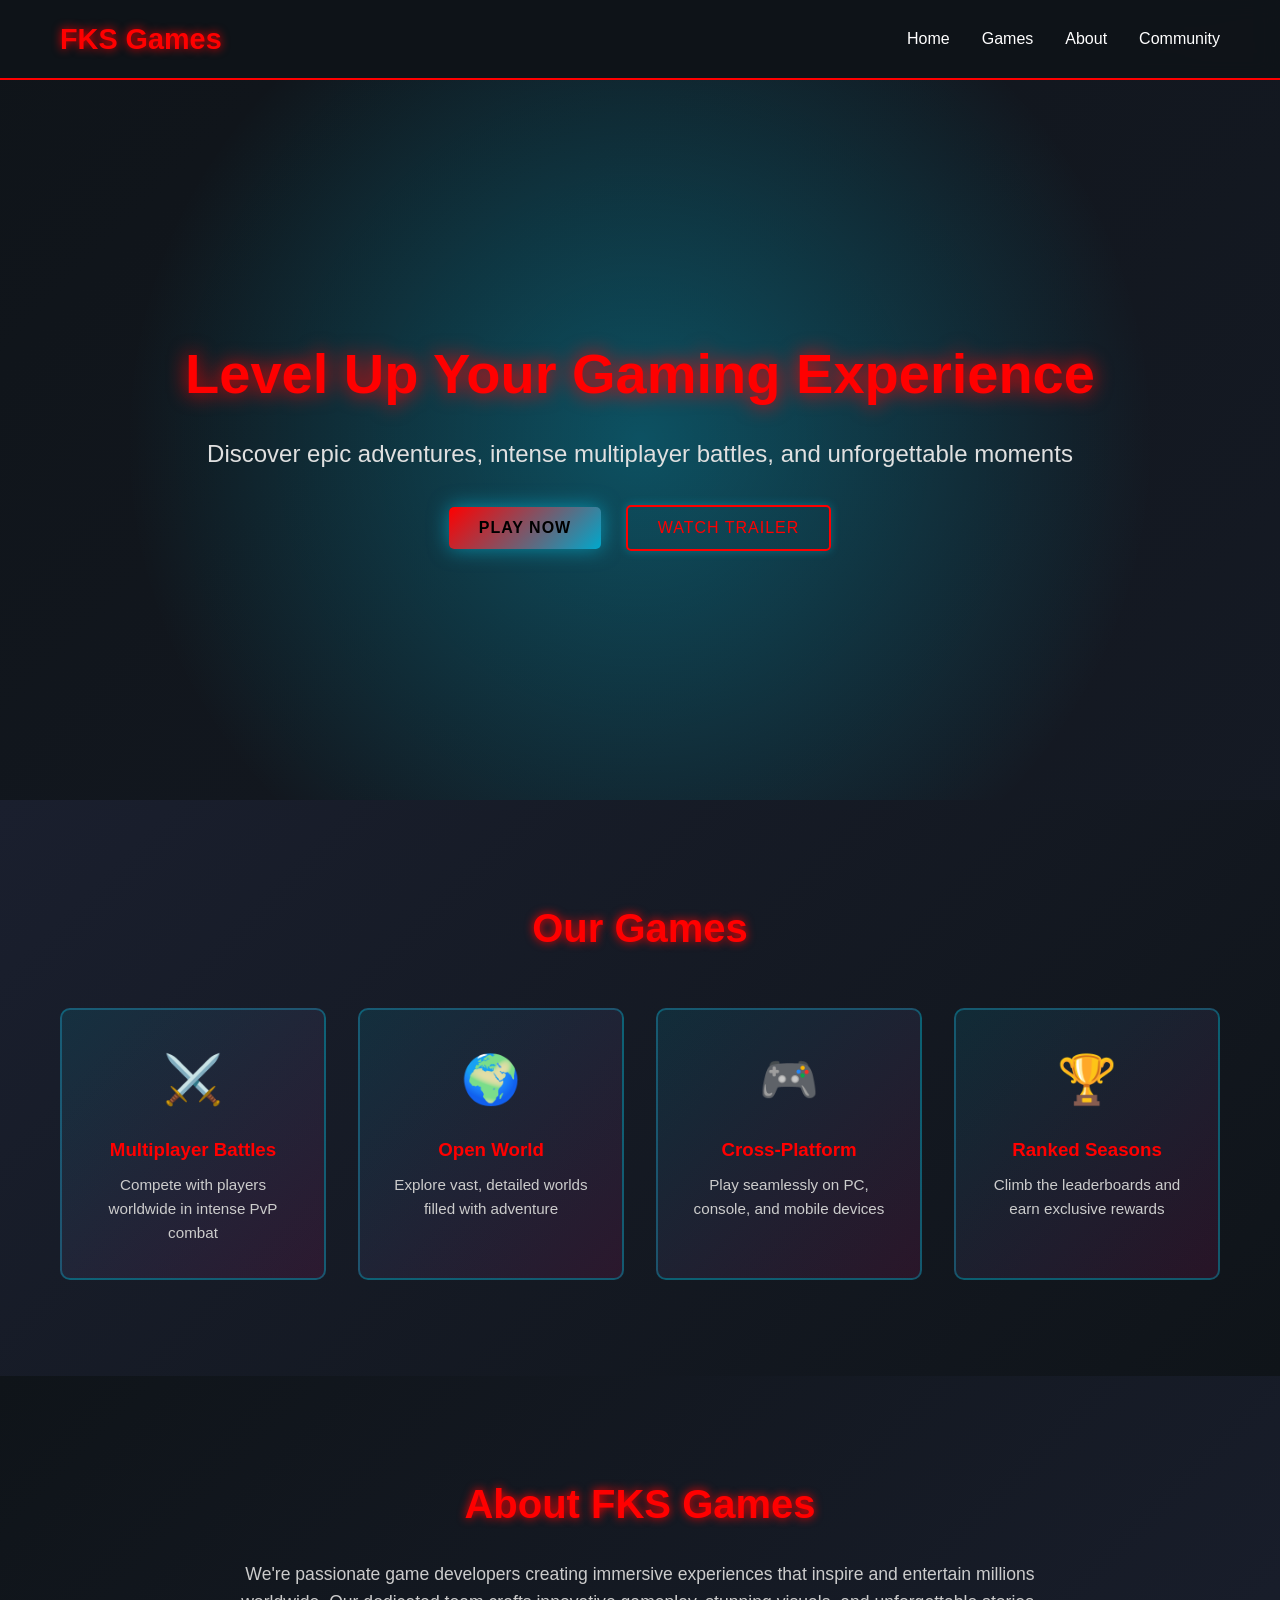
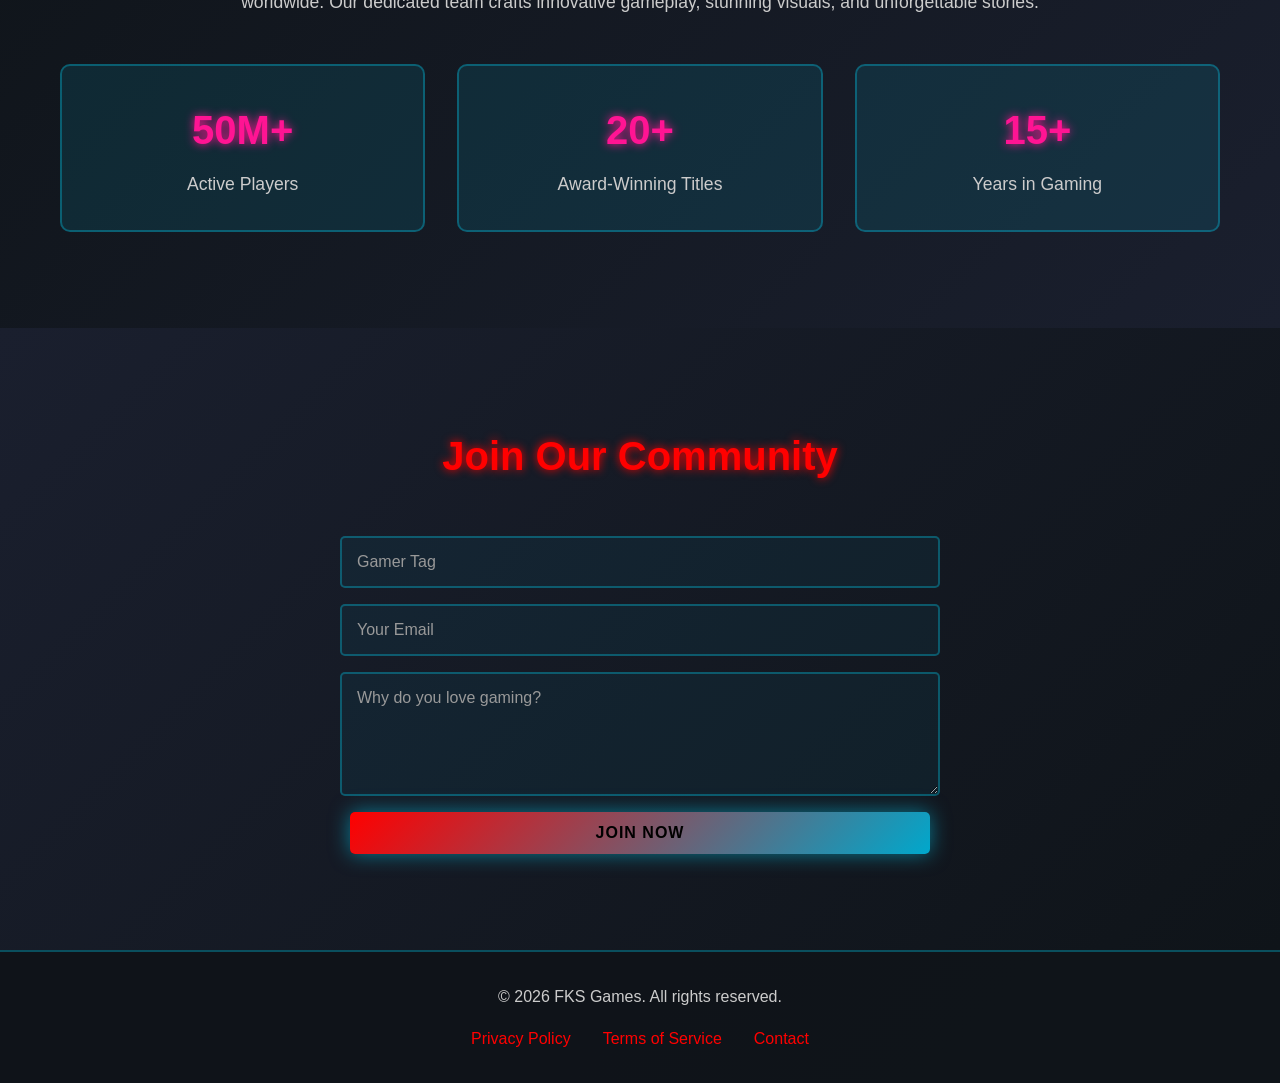
<file: index.html>
<!DOCTYPE html>
<html lang="en">
<head>
    <meta charset="UTF-8">
    <meta name="viewport" content="width=device-width, initial-scale=1.0">
    <title>Welcome - FKS Games</title>
    <link rel="stylesheet" href="style.css">
</head>
<body>
    <nav class="navbar">
        <div class="container">
            <div class="logo">FKS Games</div>
            <ul class="nav-links">
                <li><a href="#home">Home</a></li>
                <li><a href="Games.html">Games</a></li>
                <li><a href="About.html">About</a></li>
                <li><a href="Community.html">Community</a></li>
            </ul>
        </div>
    </nav>

    <section id="home" class="hero">
        <div class="container">
            <div class="hero-content">
                <h1>Level Up Your Gaming Experience</h1>
                <p>Discover epic adventures, intense multiplayer battles, and unforgettable moments</p>
                <button class="btn btn-primary">Play Now</button>
                <button class="btn btn-secondary"><a href="https://youtu.be/NhgJ7UFubTc?si=fvp5hLFu4BMeHmmz" target="_blank">Watch Trailer</a></button>
            </div>
        </div>
    </section>

    <section id="games" class="features">
        <div class="container">
            <h2>Our Games</h2>
            <div class="features-grid">
                <div class="feature-card" >
                    <a href="Games.html"></a>
                    <div class="feature-icon">⚔️</div>
                    <h3>Multiplayer Battles</h3>
                    <p>Compete with players worldwide in intense PvP combat</p>
                </div>
                <div class="feature-card">
                    <div class="feature-icon">🌍</div>
                    <h3>Open World</h3>
                    <p>Explore vast, detailed worlds filled with adventure</p>
                </div>
                <div class="feature-card">
                    <div class="feature-icon">🎮</div>
                    <h3>Cross-Platform</h3>
                    <p>Play seamlessly on PC, console, and mobile devices</p>
                </div>
                <div class="feature-card">
                    <div class="feature-icon">🏆</div>
                    <h3>Ranked Seasons</h3>
                    <p>Climb the leaderboards and earn exclusive rewards</p>
                </div>
            </div>
        </div>
    </section>

    <section id="about" class="about">
        <div class="container">
            <h2>About FKS Games</h2>
            <p>We're passionate game developers creating immersive experiences that inspire and entertain millions worldwide. Our dedicated team crafts innovative gameplay, stunning visuals, and unforgettable stories.</p>
            <div class="about-grid">
                <div class="about-item">
                    <h3>50M+</h3>
                    <p>Active Players</p>
                </div>
                <div class="about-item">
                    <h3>20+</h3>
                    <p>Award-Winning Titles</p>
                </div>
                <div class="about-item">
                    <h3>15+</h3>
                    <p>Years in Gaming</p>
                </div>
            </div>
        </div>
    </section>

    <section id="community" class="contact">
        <div class="container">
            <h2>Join Our Community</h2>
            <form class="contact-form">
                <input type="text" placeholder="Gamer Tag" required>
                <input type="email" placeholder="Your Email" required>
                <textarea placeholder="Why do you love gaming?" rows="5" required></textarea>
                <button type="submit" class="btn btn-primary">Join Now</button>
            </form>
        </div>
    </section>

    <footer class="footer">
        <div class="container">
            <p>&copy; 2026 FKS Games. All rights reserved.</p>
            <div class="footer-links">
                <a href="#">Privacy Policy</a>
                <a href="#">Terms of Service</a>
                <a href="#">Contact</a>
            </div>
        </div>
    </footer>

    <script src="logic.js"></script>
</body>
</html>
</file>
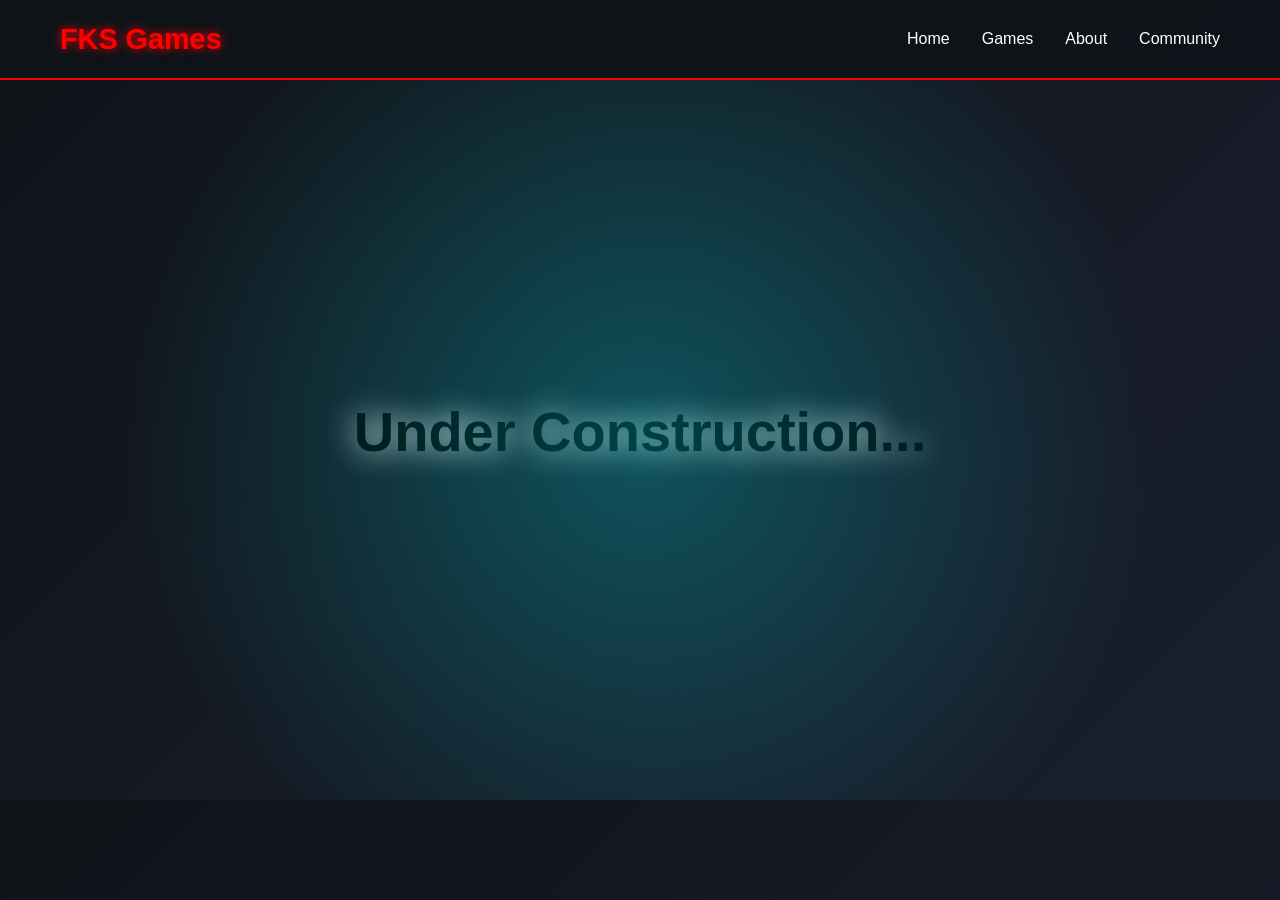
<file: About.html>
<!DOCTYPE html>
<html lang="en">
<head>
    <meta charset="UTF-8">
    <meta name="viewport" content="width=device-width, initial-scale=1.0">
    <link rel="stylesheet" href="GamesStyle.css">
    <title>Games</title>
</head>
<body>
    <nav class="navbar">
        <div class="container">
            <div class="logo">FKS Games</div>
            <ul class="nav-links">
                <li><a href="index.html">Home</a></li>
                <li><a href="Games.html">Games</a></li>
                <li><a href="#about">About</a></li>
                <li><a href="#community">Community</a></li>
            </ul>
        </div>
    </nav>
    <section id="Games" class="hero">
    <div class="container">
    <!--SETTING THIS ASIDE FOR WHEN I COME BACK TO THE PROJECT -->
        <!--<div class="hero-content">
            <h1>Our Games</h1>
            <p>Explore our exciting lineup of games that offer thrilling adventures, intense battles, and unforgettable moments. Whether you're into multiplayer action, open-world exploration, or competitive ranked seasons, we have something for every gamer.</p>
        </div>-->

        <div class="Construction">Under Construction...</div>
    </div>
    </section>
</body>
</html>
</file>
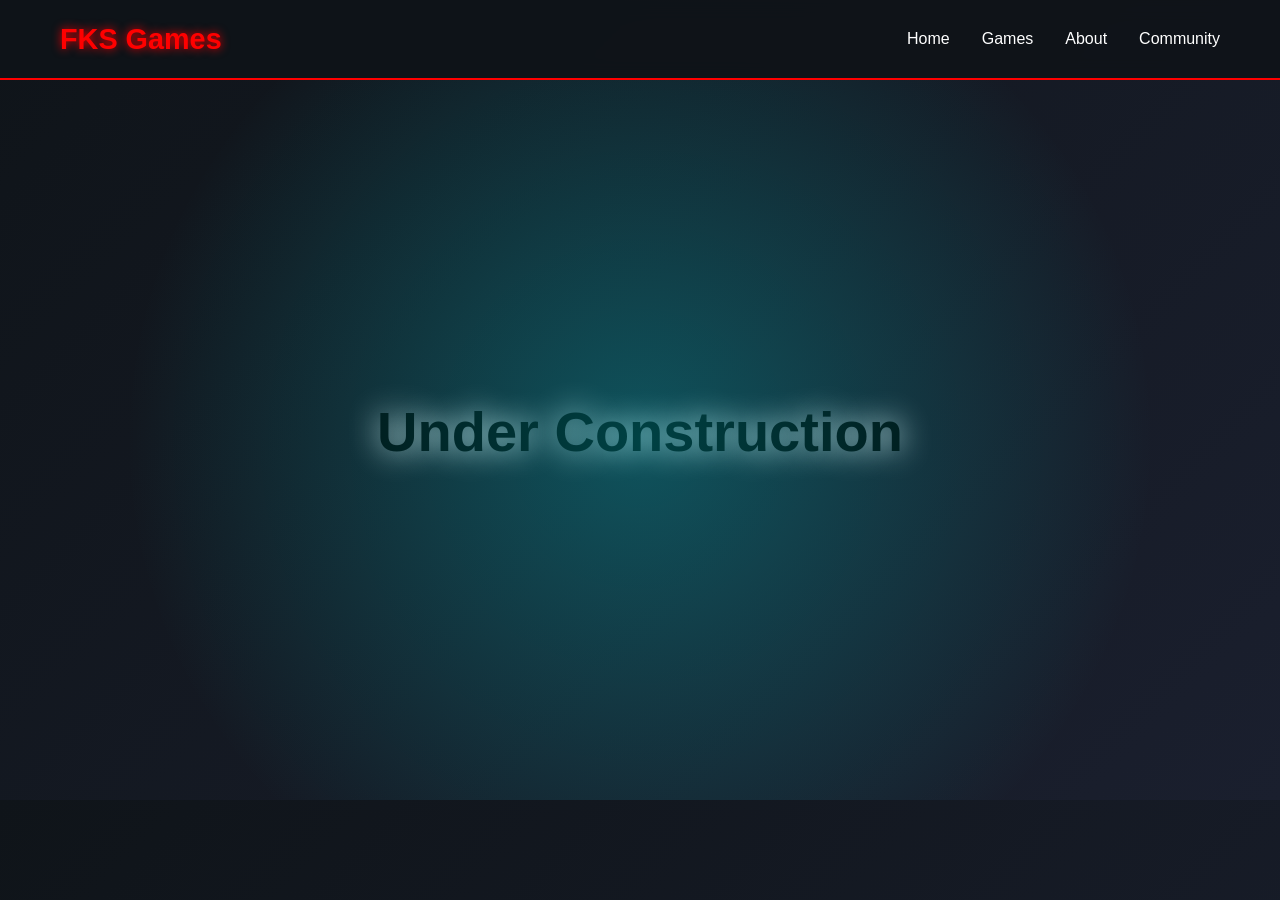
<file: Games.html>
<!DOCTYPE html>
<html lang="en">
<head>
    <meta charset="UTF-8">
    <meta name="viewport" content="width=device-width, initial-scale=1.0">
    <link rel="stylesheet" href="GamesStyle.css">
    <title>Games</title>
</head>
<body>
    <nav class="navbar">
        <div class="container">
            <div class="logo">FKS Games</div>
            <ul class="nav-links">
                <li><a href="index.html">Home</a></li>
                <li><a href="Games.html">Games</a></li>
                <li><a href="#about">About</a></li>
                <li><a href="#community">Community</a></li>
            </ul>
        </div>
    </nav>
    <section id="Games" class="hero">
    <div class="container">
    <!--SETTING THIS ASIDE FOR WHEN I COME BACK TO THE PROJECT -->
        <!--<div class="hero-content">
            <h1>Our Games</h1>
            <p>Explore our exciting lineup of games that offer thrilling adventures, intense battles, and unforgettable moments. Whether you're into multiplayer action, open-world exploration, or competitive ranked seasons, we have something for every gamer.</p>
        </div>-->

        <div class="Construction">Under Construction</div>
    </div>
    </section>
</body>
</html>
</file>
<file: style.css>
* {
    margin: 0;
    padding: 0;
    box-sizing: border-box;
}

body {
    font-family: 'Arial', sans-serif;
    line-height: 1.6;
    color: #333;
    background: linear-gradient(135deg, #0f1419 0%, #1a1f2e 100%);
}

.container {
    max-width: 1200px;
    margin: 0 auto;
    padding: 0 20px;
}

.navbar {
    background: rgba(15, 20, 25, 0.95);
    backdrop-filter: blur(10px);
    padding: 1rem 0;
    position: sticky;
    top: 0;
    z-index: 1000;
    border-bottom: 2px solid red;
}

.navbar .container {
    display: flex;
    justify-content: space-between;
    align-items: center;
}

.logo {
    font-size: 1.8rem;
    font-weight: bold;
    color: red;
    text-shadow: 0 0 10px red;
}

.nav-links {
    display: flex;
    list-style: none;
    gap: 2rem;
}

.nav-links a {
    color: #fff;
    text-decoration: none;
    transition: all 0.3s ease;
    font-weight: 500;
}

.nav-links a:hover {
    color: red;
    text-shadow: 0 0 10px red;
}

.hero {
    min-height: 80vh;
    display: flex;
    align-items: center;
    justify-content: center;
    background-attachment: fixed;
    text-align: center;
    color: #fff;
    position: relative;
    overflow: hidden;
}

.hero::before {
    content: '';
    position: absolute;
    top: 0;
    left: 0;
    right: 0;
    bottom: 0;
    background: radial-gradient(circle at 50% 50%, rgba(0, 217, 255, 0.3) 0%, transparent 70%);
    animation: pulse 4s ease-in-out infinite;
    z-index: 0;
}

@keyframes pulse {
    0%, 100% { opacity: 0.5; }
    50% { opacity: 1; }
}

.hero-content {
    position: relative;
    z-index: 1;
}

.hero h1 {
    font-size: 3.5rem;
    margin-bottom: 1rem;
    color: red;
    text-shadow: 0 0 20px red;
    animation: slideInDown 0.8s ease;
}

.hero p {
    font-size: 1.5rem;
    margin-bottom: 2rem;
    color: #e0e0e0;
    animation: slideInUp 0.8s ease;
}

.hero a{
    color:  red;
    text-decoration: none;
    transition: all 0.3s ease;
    font-weight: 500;
}

@keyframes slideInDown {
    from {
        opacity: 0;
        transform: translateY(-30px);
    }
    to {
        opacity: 1;
        transform: translateY(0);
    }
}

@keyframes slideInUp {
    from {
        opacity: 0;
        transform: translateY(30px);
    }
    to {
        opacity: 1;
        transform: translateY(0);
    }
}

.btn {
    padding: 12px 30px;
    margin: 0 10px;
    border: none;
    border-radius: 5px;
    font-size: 1rem;
    font-weight: bold;
    cursor: pointer;
    transition: all 0.3s ease;
    text-transform: uppercase;
    letter-spacing: 1px;
}

.btn-primary {
    background: linear-gradient(135deg, red 0%, #00a8cc 100%);
    color: #000;
    box-shadow: 0 0 20px rgba(0, 217, 255, 0.5);
}

.btn-primary:hover {
    transform: scale(1.05);
    box-shadow: 0 0 30px rgba(0, 217, 255, 0.8);
}

.btn-secondary {
    background: transparent;
    color: red;
    border: 2px solid red;
    box-shadow: 0 0 10px rgba(0, 217, 255, 0.3);
}

.btn-secondary:hover {
    background: rgba(0, 217, 255, 0.2);
    box-shadow: 0 0 20px rgba(0, 217, 255, 0.6);
}

.features {
    padding: 6rem 0;
    background: linear-gradient(135deg, #1a1f2e 0%, #0f1419 100%);
    color: #fff;
}

.features h2 {
    text-align: center;
    font-size: 2.5rem;
    margin-bottom: 3rem;
    color: red;
    text-shadow: 0 0 10px red;
}

.features-grid {
    display: grid;
    grid-template-columns: repeat(auto-fit, minmax(250px, 1fr));
    gap: 2rem;
}

.feature-card {
    background: linear-gradient(135deg, rgba(0, 217, 255, 0.1) 0%, rgba(255, 20, 147, 0.1) 100%);
    padding: 2rem;
    border-radius: 10px;
    text-align: center;
    border: 2px solid rgba(0, 217, 255, 0.3);
    transition: all 0.3s ease;
    cursor: pointer;
}

.feature-card:hover {
    transform: translateY(-10px);
    border-color: red;
    background: linear-gradient(135deg, rgba(0, 217, 255, 0.2) 0%, rgba(255, 20, 147, 0.2) 100%);
    box-shadow: 0 10px 30px rgba(0, 217, 255, 0.3);
}

.feature-icon {
    font-size: 3rem;
    margin-bottom: 1rem;
    display: block;
}

.feature-card h3 {
    margin-bottom: 0.5rem;
    color: red;
}

.feature-card p {
    color: #ccc;
    font-size: 0.95rem;
}

.about {
    padding: 6rem 0;
    background: linear-gradient(135deg, #0f1419 0%, #1a1f2e 100%);
    color: #fff;
    text-align: center;
}

.about h2 {
    font-size: 2.5rem;
    margin-bottom: 1.5rem;
    color: red;
    text-shadow: 0 0 10px red;
}

.about p {
    font-size: 1.1rem;
    margin-bottom: 3rem;
    color: #ccc;
    max-width: 800px;
    margin-left: auto;
    margin-right: auto;
}

.about-grid {
    display: grid;
    grid-template-columns: repeat(auto-fit, minmax(200px, 1fr));
    gap: 2rem;
}

.about-item {
    background: rgba(0, 217, 255, 0.1);
    padding: 2rem;
    border-radius: 10px;
    border: 2px solid rgba(0, 217, 255, 0.3);
}

.about-item h3 {
    font-size: 2.5rem;
    color: #ff1493;
    margin-bottom: 0.5rem;
    text-shadow: 0 0 10px #ff1493;
}

.about-item p {
    color: #ccc;
    margin: 0;
}

.contact {
    padding: 6rem 0;
    background: linear-gradient(135deg, #1a1f2e 0%, #0f1419 100%);
    color: #fff;
}

.contact h2 {
    text-align: center;
    font-size: 2.5rem;
    margin-bottom: 3rem;
    color: red;
    text-shadow: 0 0 10px red;
}

.contact-form {
    max-width: 600px;
    margin: 0 auto;
    display: flex;
    flex-direction: column;
    gap: 1rem;
}

.contact-form input,
.contact-form textarea {
    padding: 15px;
    border: 2px solid rgba(0, 217, 255, 0.3);
    background: rgba(0, 217, 255, 0.05);
    color: #fff;
    border-radius: 5px;
    font-size: 1rem;
    transition: all 0.3s ease;
    font-family: inherit;
}

.contact-form input::placeholder,
.contact-form textarea::placeholder {
    color: #999;
}

.contact-form input:focus,
.contact-form textarea:focus {
    outline: none;
    border-color: red;
    background: rgba(0, 217, 255, 0.1);
    box-shadow: 0 0 15px rgba(0, 217, 255, 0.3);
}


.footer {
    background: rgba(15, 20, 25, 0.95);
    color: #ccc;
    text-align: center;
    padding: 2rem 0;
    border-top: 2px solid rgba(0, 217, 255, 0.3);
}

.footer-links {
    margin-top: 1rem;
    display: flex;
    justify-content: center;
    gap: 2rem;
}

.footer-links a {
    color: red;
    text-decoration: none;
    transition: all 0.3s ease;
}

.footer-links a:hover {
    color: #fff;
    text-shadow: 0 0 10px red;
}


@media (max-width: 768px) {
    .hero h1 {
        font-size: 2.5rem;
    }

    .hero p {
        font-size: 1.2rem;
    }

    .btn {
        margin: 5px;
        padding: 10px 20px;
        font-size: 0.9rem;
    }

    .nav-links {
        gap: 1rem;
        font-size: 0.9rem;
    }

    .features h2,
    .about h2,
    .contact h2 {
        font-size: 1.8rem;
    }

    .features-grid {
        grid-template-columns: 1fr;
    }
}
</file>
<file: GamesStyle.css>
* {
    margin: 0;
    padding: 0;
    box-sizing: border-box;
}

body {
    font-family: 'Arial', sans-serif;
    line-height: 1.6;
    color: #333;
    background: linear-gradient(135deg, #0f1419 0%, #1a1f2e 100%);
}

.container{
    max-width: 1200px;
    margin: 0 auto;
    padding: 0 20px;
}

.navbar {
    background: rgba(15, 20, 25, 0.95);
    backdrop-filter: blur(10px);
    padding: 1rem 0;
    position: sticky;
    top: 0;
    z-index: 1000;
    border-bottom: 2px solid red;
}

.navbar .container {
    display: flex;
    justify-content: space-between;
    align-items: center;
}

.logo {
    font-size: 1.8rem;
    font-weight: bold;
    color: red;
    text-shadow: 0 0 10px red;
}

.nav-links {
    display: flex;
    list-style: none;
    gap: 2rem;
}

.nav-links a {
    color: #fff;
    text-decoration: none;
    transition: all 0.3s ease;
    font-weight: 500;
}

.nav-links a:hover {
    color: red;
    text-shadow: 0 0 10px red;
}

.hero{
    min-height: 80vh;
    display: flex;
    align-items: center;
    justify-content: center;
    background-attachment: fixed;
    text-align: center;
    color: #fff;
    position: relative;
    overflow: hidden;
}

.hero::before{
    content: '';
    position: absolute;
    top: 0;
    left: 0;
    right: 0;
    bottom: 0;
    background: radial-gradient(circle at 50% 50%, rgba(0, 217, 225, 0.3) 0%, transparent 70%);
    animation: pulse 4s ease-in-out infinite;
    z-index: 0;
}

@keyframes pulse {
    0%, 100% {opacity: 0.5;}
    50% {opacity: 1;}
    
}

.Construction{
    font-size: 3.5rem;
    margin-bottom: 1rem;
    font-weight: bold;
    margin-bottom: 1rem;
    color: Black;
    text-shadow: 0 0 30px white;
}

.hero-content {
    position: relative;
    z-index: 1;
}
</file>
